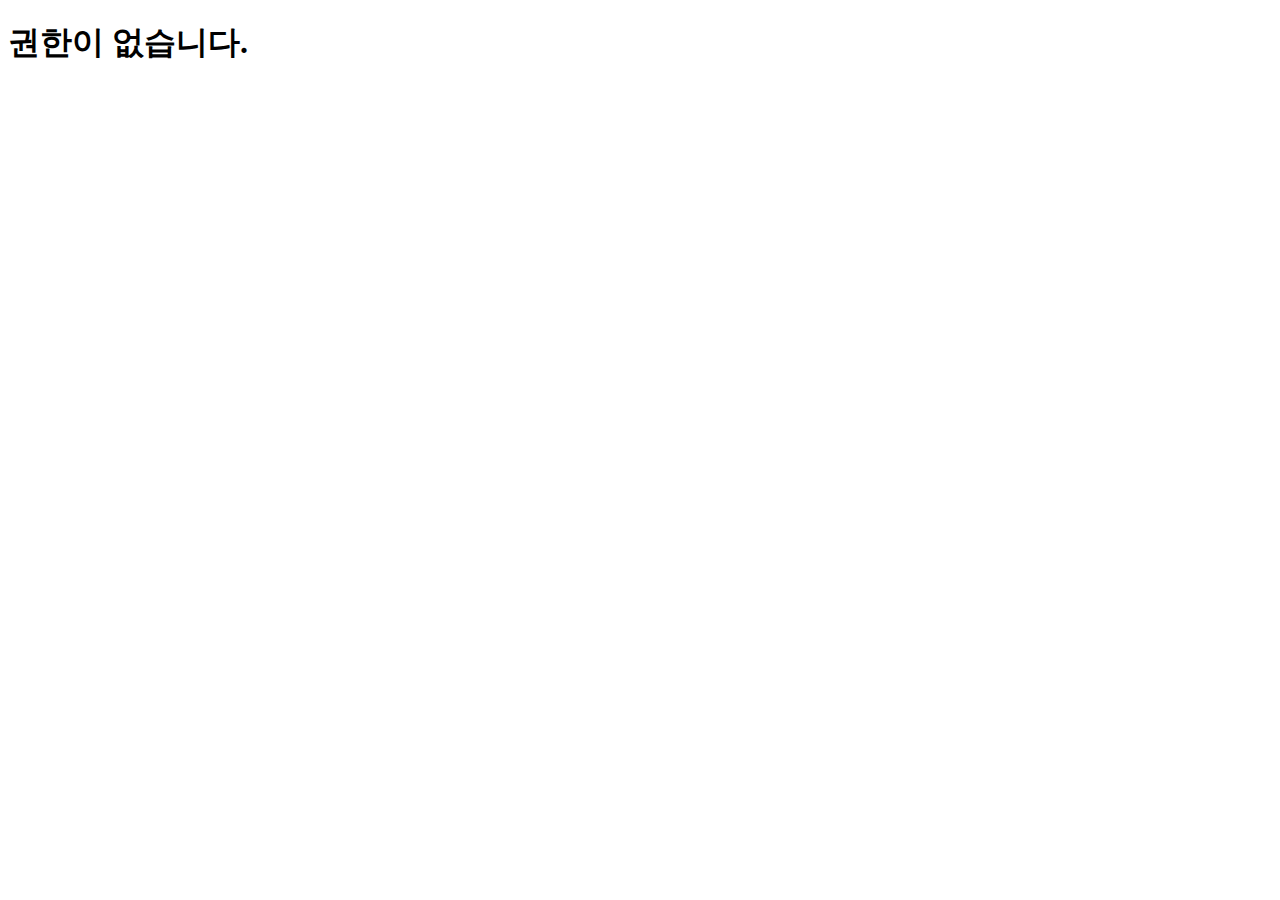
<file: member-service/src/main/resources/templates/forbidden.html>
<!DOCTYPE html>
<html lang="en">
<head>
    <meta charset="UTF-8">
    <title>forbidden</title>
</head>
<body>
<div class="row">
    <div class="col-md-6">
        <H1>권한이 없습니다.</H1>
    </div>
</div>
</body>
</html>
</file>
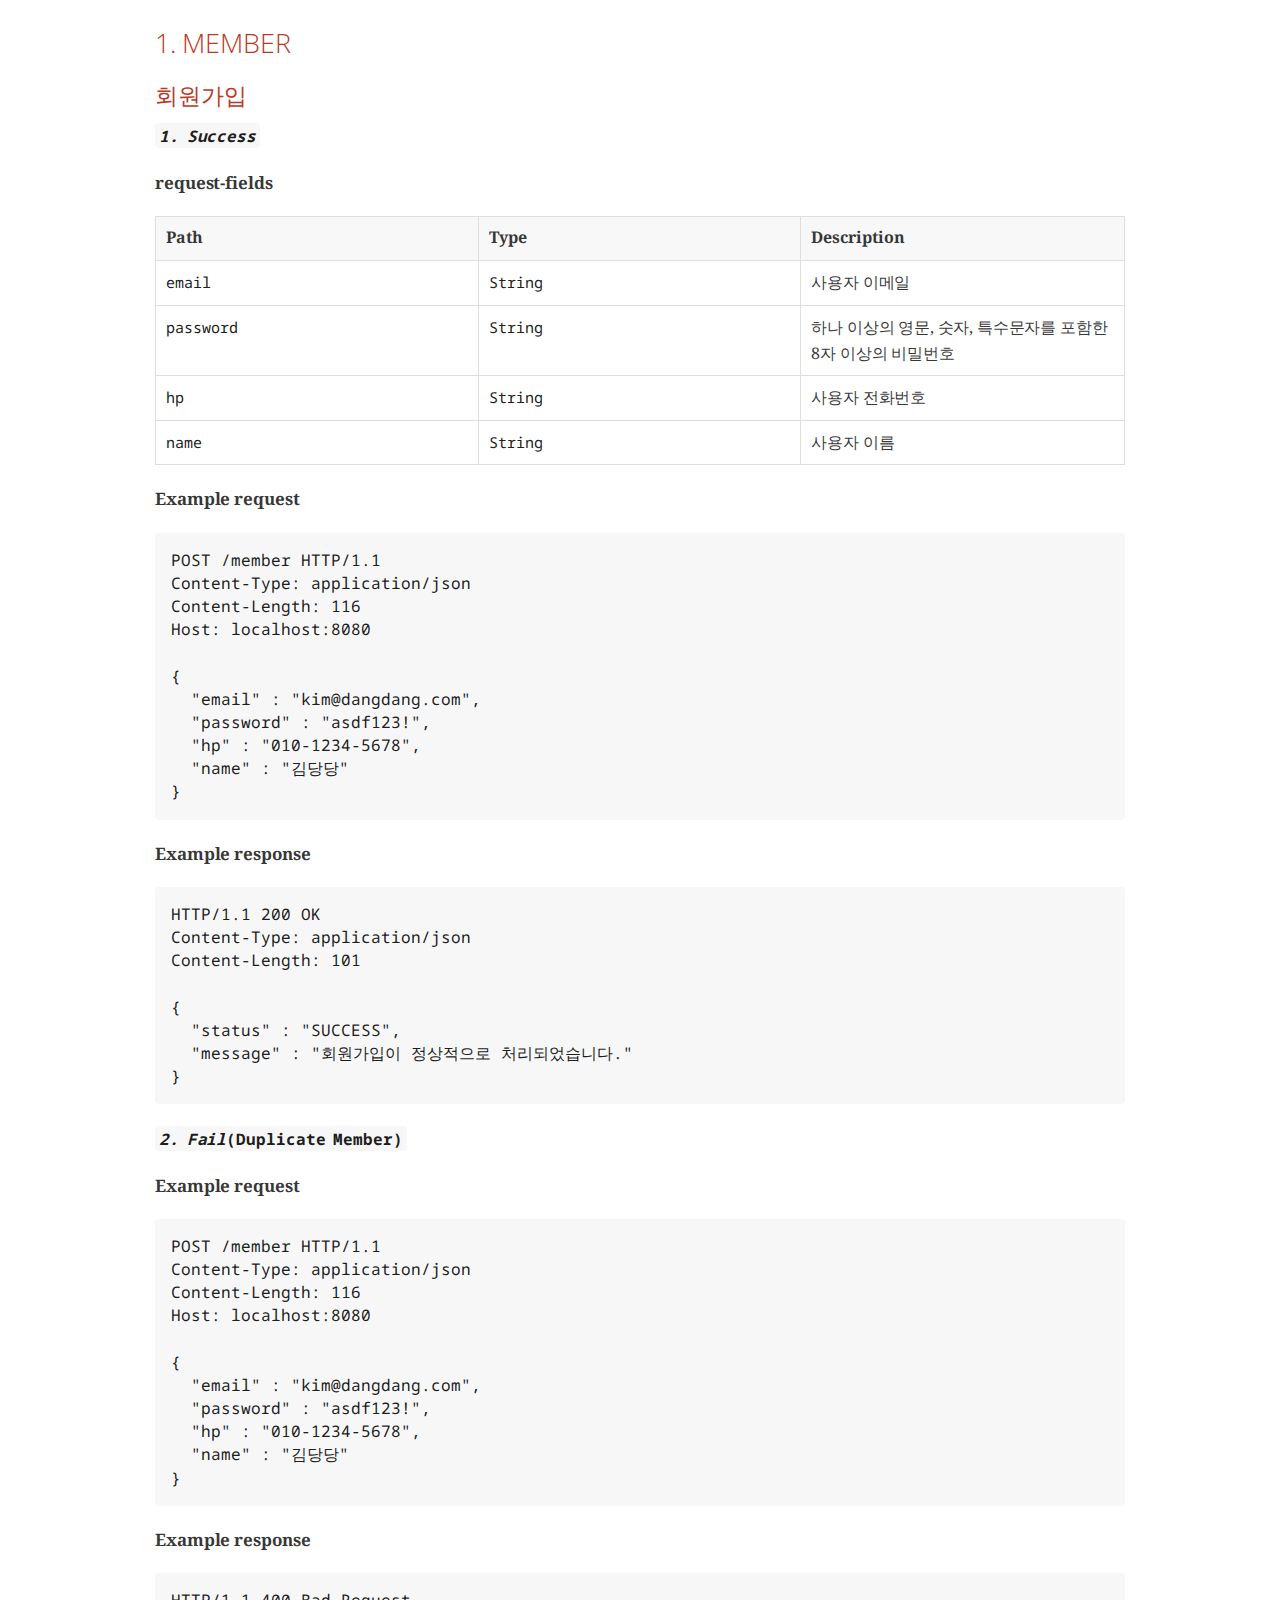
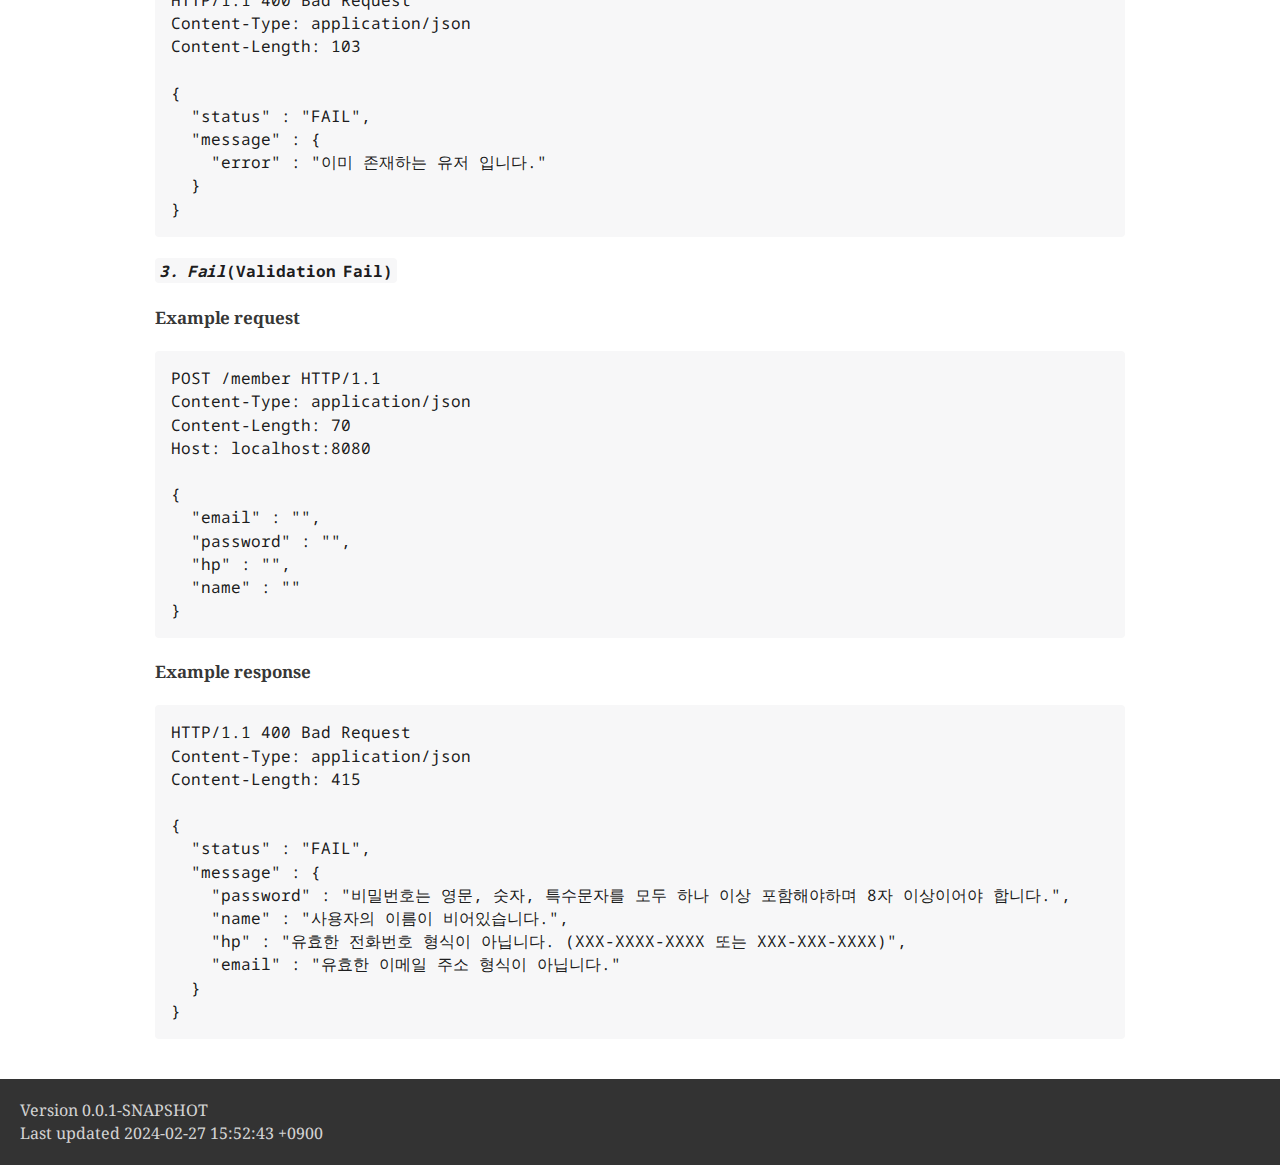
<file: src/main/resources/static/docs/api-guide.html>
<!DOCTYPE html>
<html lang="en">
<head>
<meta charset="UTF-8">
<meta http-equiv="X-UA-Compatible" content="IE=edge">
<meta name="viewport" content="width=device-width, initial-scale=1.0">
<meta name="generator" content="Asciidoctor 2.0.10">
<title>1. MEMBER</title>
<link rel="stylesheet" href="https://fonts.googleapis.com/css?family=Open+Sans:300,300italic,400,400italic,600,600italic%7CNoto+Serif:400,400italic,700,700italic%7CDroid+Sans+Mono:400,700">
<style>
/* Asciidoctor default stylesheet | MIT License | https://asciidoctor.org */
/* Uncomment @import statement to use as custom stylesheet */
/*@import "https://fonts.googleapis.com/css?family=Open+Sans:300,300italic,400,400italic,600,600italic%7CNoto+Serif:400,400italic,700,700italic%7CDroid+Sans+Mono:400,700";*/
article,aside,details,figcaption,figure,footer,header,hgroup,main,nav,section{display:block}
audio,video{display:inline-block}
audio:not([controls]){display:none;height:0}
html{font-family:sans-serif;-ms-text-size-adjust:100%;-webkit-text-size-adjust:100%}
a{background:none}
a:focus{outline:thin dotted}
a:active,a:hover{outline:0}
h1{font-size:2em;margin:.67em 0}
abbr[title]{border-bottom:1px dotted}
b,strong{font-weight:bold}
dfn{font-style:italic}
hr{-moz-box-sizing:content-box;box-sizing:content-box;height:0}
mark{background:#ff0;color:#000}
code,kbd,pre,samp{font-family:monospace;font-size:1em}
pre{white-space:pre-wrap}
q{quotes:"\201C" "\201D" "\2018" "\2019"}
small{font-size:80%}
sub,sup{font-size:75%;line-height:0;position:relative;vertical-align:baseline}
sup{top:-.5em}
sub{bottom:-.25em}
img{border:0}
svg:not(:root){overflow:hidden}
figure{margin:0}
fieldset{border:1px solid silver;margin:0 2px;padding:.35em .625em .75em}
legend{border:0;padding:0}
button,input,select,textarea{font-family:inherit;font-size:100%;margin:0}
button,input{line-height:normal}
button,select{text-transform:none}
button,html input[type="button"],input[type="reset"],input[type="submit"]{-webkit-appearance:button;cursor:pointer}
button[disabled],html input[disabled]{cursor:default}
input[type="checkbox"],input[type="radio"]{box-sizing:border-box;padding:0}
button::-moz-focus-inner,input::-moz-focus-inner{border:0;padding:0}
textarea{overflow:auto;vertical-align:top}
table{border-collapse:collapse;border-spacing:0}
*,*::before,*::after{-moz-box-sizing:border-box;-webkit-box-sizing:border-box;box-sizing:border-box}
html,body{font-size:100%}
body{background:#fff;color:rgba(0,0,0,.8);padding:0;margin:0;font-family:"Noto Serif","DejaVu Serif",serif;font-weight:400;font-style:normal;line-height:1;position:relative;cursor:auto;tab-size:4;-moz-osx-font-smoothing:grayscale;-webkit-font-smoothing:antialiased}
a:hover{cursor:pointer}
img,object,embed{max-width:100%;height:auto}
object,embed{height:100%}
img{-ms-interpolation-mode:bicubic}
.left{float:left!important}
.right{float:right!important}
.text-left{text-align:left!important}
.text-right{text-align:right!important}
.text-center{text-align:center!important}
.text-justify{text-align:justify!important}
.hide{display:none}
img,object,svg{display:inline-block;vertical-align:middle}
textarea{height:auto;min-height:50px}
select{width:100%}
.center{margin-left:auto;margin-right:auto}
.stretch{width:100%}
.subheader,.admonitionblock td.content>.title,.audioblock>.title,.exampleblock>.title,.imageblock>.title,.listingblock>.title,.literalblock>.title,.stemblock>.title,.openblock>.title,.paragraph>.title,.quoteblock>.title,table.tableblock>.title,.verseblock>.title,.videoblock>.title,.dlist>.title,.olist>.title,.ulist>.title,.qlist>.title,.hdlist>.title{line-height:1.45;color:#7a2518;font-weight:400;margin-top:0;margin-bottom:.25em}
div,dl,dt,dd,ul,ol,li,h1,h2,h3,#toctitle,.sidebarblock>.content>.title,h4,h5,h6,pre,form,p,blockquote,th,td{margin:0;padding:0;direction:ltr}
a{color:#2156a5;text-decoration:underline;line-height:inherit}
a:hover,a:focus{color:#1d4b8f}
a img{border:0}
p{font-family:inherit;font-weight:400;font-size:1em;line-height:1.6;margin-bottom:1.25em;text-rendering:optimizeLegibility}
p aside{font-size:.875em;line-height:1.35;font-style:italic}
h1,h2,h3,#toctitle,.sidebarblock>.content>.title,h4,h5,h6{font-family:"Open Sans","DejaVu Sans",sans-serif;font-weight:300;font-style:normal;color:#ba3925;text-rendering:optimizeLegibility;margin-top:1em;margin-bottom:.5em;line-height:1.0125em}
h1 small,h2 small,h3 small,#toctitle small,.sidebarblock>.content>.title small,h4 small,h5 small,h6 small{font-size:60%;color:#e99b8f;line-height:0}
h1{font-size:2.125em}
h2{font-size:1.6875em}
h3,#toctitle,.sidebarblock>.content>.title{font-size:1.375em}
h4,h5{font-size:1.125em}
h6{font-size:1em}
hr{border:solid #dddddf;border-width:1px 0 0;clear:both;margin:1.25em 0 1.1875em;height:0}
em,i{font-style:italic;line-height:inherit}
strong,b{font-weight:bold;line-height:inherit}
small{font-size:60%;line-height:inherit}
code{font-family:"Droid Sans Mono","DejaVu Sans Mono",monospace;font-weight:400;color:rgba(0,0,0,.9)}
ul,ol,dl{font-size:1em;line-height:1.6;margin-bottom:1.25em;list-style-position:outside;font-family:inherit}
ul,ol{margin-left:1.5em}
ul li ul,ul li ol{margin-left:1.25em;margin-bottom:0;font-size:1em}
ul.square li ul,ul.circle li ul,ul.disc li ul{list-style:inherit}
ul.square{list-style-type:square}
ul.circle{list-style-type:circle}
ul.disc{list-style-type:disc}
ol li ul,ol li ol{margin-left:1.25em;margin-bottom:0}
dl dt{margin-bottom:.3125em;font-weight:bold}
dl dd{margin-bottom:1.25em}
abbr,acronym{text-transform:uppercase;font-size:90%;color:rgba(0,0,0,.8);border-bottom:1px dotted #ddd;cursor:help}
abbr{text-transform:none}
blockquote{margin:0 0 1.25em;padding:.5625em 1.25em 0 1.1875em;border-left:1px solid #ddd}
blockquote cite{display:block;font-size:.9375em;color:rgba(0,0,0,.6)}
blockquote cite::before{content:"\2014 \0020"}
blockquote cite a,blockquote cite a:visited{color:rgba(0,0,0,.6)}
blockquote,blockquote p{line-height:1.6;color:rgba(0,0,0,.85)}
@media screen and (min-width:768px){h1,h2,h3,#toctitle,.sidebarblock>.content>.title,h4,h5,h6{line-height:1.2}
h1{font-size:2.75em}
h2{font-size:2.3125em}
h3,#toctitle,.sidebarblock>.content>.title{font-size:1.6875em}
h4{font-size:1.4375em}}
table{background:#fff;margin-bottom:1.25em;border:solid 1px #dedede}
table thead,table tfoot{background:#f7f8f7}
table thead tr th,table thead tr td,table tfoot tr th,table tfoot tr td{padding:.5em .625em .625em;font-size:inherit;color:rgba(0,0,0,.8);text-align:left}
table tr th,table tr td{padding:.5625em .625em;font-size:inherit;color:rgba(0,0,0,.8)}
table tr.even,table tr.alt{background:#f8f8f7}
table thead tr th,table tfoot tr th,table tbody tr td,table tr td,table tfoot tr td{display:table-cell;line-height:1.6}
h1,h2,h3,#toctitle,.sidebarblock>.content>.title,h4,h5,h6{line-height:1.2;word-spacing:-.05em}
h1 strong,h2 strong,h3 strong,#toctitle strong,.sidebarblock>.content>.title strong,h4 strong,h5 strong,h6 strong{font-weight:400}
.clearfix::before,.clearfix::after,.float-group::before,.float-group::after{content:" ";display:table}
.clearfix::after,.float-group::after{clear:both}
:not(pre):not([class^=L])>code{font-size:.9375em;font-style:normal!important;letter-spacing:0;padding:.1em .5ex;word-spacing:-.15em;background:#f7f7f8;-webkit-border-radius:4px;border-radius:4px;line-height:1.45;text-rendering:optimizeSpeed;word-wrap:break-word}
:not(pre)>code.nobreak{word-wrap:normal}
:not(pre)>code.nowrap{white-space:nowrap}
pre{color:rgba(0,0,0,.9);font-family:"Droid Sans Mono","DejaVu Sans Mono",monospace;line-height:1.45;text-rendering:optimizeSpeed}
pre code,pre pre{color:inherit;font-size:inherit;line-height:inherit}
pre>code{display:block}
pre.nowrap,pre.nowrap pre{white-space:pre;word-wrap:normal}
em em{font-style:normal}
strong strong{font-weight:400}
.keyseq{color:rgba(51,51,51,.8)}
kbd{font-family:"Droid Sans Mono","DejaVu Sans Mono",monospace;display:inline-block;color:rgba(0,0,0,.8);font-size:.65em;line-height:1.45;background:#f7f7f7;border:1px solid #ccc;-webkit-border-radius:3px;border-radius:3px;-webkit-box-shadow:0 1px 0 rgba(0,0,0,.2),0 0 0 .1em white inset;box-shadow:0 1px 0 rgba(0,0,0,.2),0 0 0 .1em #fff inset;margin:0 .15em;padding:.2em .5em;vertical-align:middle;position:relative;top:-.1em;white-space:nowrap}
.keyseq kbd:first-child{margin-left:0}
.keyseq kbd:last-child{margin-right:0}
.menuseq,.menuref{color:#000}
.menuseq b:not(.caret),.menuref{font-weight:inherit}
.menuseq{word-spacing:-.02em}
.menuseq b.caret{font-size:1.25em;line-height:.8}
.menuseq i.caret{font-weight:bold;text-align:center;width:.45em}
b.button::before,b.button::after{position:relative;top:-1px;font-weight:400}
b.button::before{content:"[";padding:0 3px 0 2px}
b.button::after{content:"]";padding:0 2px 0 3px}
p a>code:hover{color:rgba(0,0,0,.9)}
#header,#content,#footnotes,#footer{width:100%;margin-left:auto;margin-right:auto;margin-top:0;margin-bottom:0;max-width:62.5em;*zoom:1;position:relative;padding-left:.9375em;padding-right:.9375em}
#header::before,#header::after,#content::before,#content::after,#footnotes::before,#footnotes::after,#footer::before,#footer::after{content:" ";display:table}
#header::after,#content::after,#footnotes::after,#footer::after{clear:both}
#content{margin-top:1.25em}
#content::before{content:none}
#header>h1:first-child{color:rgba(0,0,0,.85);margin-top:2.25rem;margin-bottom:0}
#header>h1:first-child+#toc{margin-top:8px;border-top:1px solid #dddddf}
#header>h1:only-child,body.toc2 #header>h1:nth-last-child(2){border-bottom:1px solid #dddddf;padding-bottom:8px}
#header .details{border-bottom:1px solid #dddddf;line-height:1.45;padding-top:.25em;padding-bottom:.25em;padding-left:.25em;color:rgba(0,0,0,.6);display:-ms-flexbox;display:-webkit-flex;display:flex;-ms-flex-flow:row wrap;-webkit-flex-flow:row wrap;flex-flow:row wrap}
#header .details span:first-child{margin-left:-.125em}
#header .details span.email a{color:rgba(0,0,0,.85)}
#header .details br{display:none}
#header .details br+span::before{content:"\00a0\2013\00a0"}
#header .details br+span.author::before{content:"\00a0\22c5\00a0";color:rgba(0,0,0,.85)}
#header .details br+span#revremark::before{content:"\00a0|\00a0"}
#header #revnumber{text-transform:capitalize}
#header #revnumber::after{content:"\00a0"}
#content>h1:first-child:not([class]){color:rgba(0,0,0,.85);border-bottom:1px solid #dddddf;padding-bottom:8px;margin-top:0;padding-top:1rem;margin-bottom:1.25rem}
#toc{border-bottom:1px solid #e7e7e9;padding-bottom:.5em}
#toc>ul{margin-left:.125em}
#toc ul.sectlevel0>li>a{font-style:italic}
#toc ul.sectlevel0 ul.sectlevel1{margin:.5em 0}
#toc ul{font-family:"Open Sans","DejaVu Sans",sans-serif;list-style-type:none}
#toc li{line-height:1.3334;margin-top:.3334em}
#toc a{text-decoration:none}
#toc a:active{text-decoration:underline}
#toctitle{color:#7a2518;font-size:1.2em}
@media screen and (min-width:768px){#toctitle{font-size:1.375em}
body.toc2{padding-left:15em;padding-right:0}
#toc.toc2{margin-top:0!important;background:#f8f8f7;position:fixed;width:15em;left:0;top:0;border-right:1px solid #e7e7e9;border-top-width:0!important;border-bottom-width:0!important;z-index:1000;padding:1.25em 1em;height:100%;overflow:auto}
#toc.toc2 #toctitle{margin-top:0;margin-bottom:.8rem;font-size:1.2em}
#toc.toc2>ul{font-size:.9em;margin-bottom:0}
#toc.toc2 ul ul{margin-left:0;padding-left:1em}
#toc.toc2 ul.sectlevel0 ul.sectlevel1{padding-left:0;margin-top:.5em;margin-bottom:.5em}
body.toc2.toc-right{padding-left:0;padding-right:15em}
body.toc2.toc-right #toc.toc2{border-right-width:0;border-left:1px solid #e7e7e9;left:auto;right:0}}
@media screen and (min-width:1280px){body.toc2{padding-left:20em;padding-right:0}
#toc.toc2{width:20em}
#toc.toc2 #toctitle{font-size:1.375em}
#toc.toc2>ul{font-size:.95em}
#toc.toc2 ul ul{padding-left:1.25em}
body.toc2.toc-right{padding-left:0;padding-right:20em}}
#content #toc{border-style:solid;border-width:1px;border-color:#e0e0dc;margin-bottom:1.25em;padding:1.25em;background:#f8f8f7;-webkit-border-radius:4px;border-radius:4px}
#content #toc>:first-child{margin-top:0}
#content #toc>:last-child{margin-bottom:0}
#footer{max-width:100%;background:rgba(0,0,0,.8);padding:1.25em}
#footer-text{color:rgba(255,255,255,.8);line-height:1.44}
#content{margin-bottom:.625em}
.sect1{padding-bottom:.625em}
@media screen and (min-width:768px){#content{margin-bottom:1.25em}
.sect1{padding-bottom:1.25em}}
.sect1:last-child{padding-bottom:0}
.sect1+.sect1{border-top:1px solid #e7e7e9}
#content h1>a.anchor,h2>a.anchor,h3>a.anchor,#toctitle>a.anchor,.sidebarblock>.content>.title>a.anchor,h4>a.anchor,h5>a.anchor,h6>a.anchor{position:absolute;z-index:1001;width:1.5ex;margin-left:-1.5ex;display:block;text-decoration:none!important;visibility:hidden;text-align:center;font-weight:400}
#content h1>a.anchor::before,h2>a.anchor::before,h3>a.anchor::before,#toctitle>a.anchor::before,.sidebarblock>.content>.title>a.anchor::before,h4>a.anchor::before,h5>a.anchor::before,h6>a.anchor::before{content:"\00A7";font-size:.85em;display:block;padding-top:.1em}
#content h1:hover>a.anchor,#content h1>a.anchor:hover,h2:hover>a.anchor,h2>a.anchor:hover,h3:hover>a.anchor,#toctitle:hover>a.anchor,.sidebarblock>.content>.title:hover>a.anchor,h3>a.anchor:hover,#toctitle>a.anchor:hover,.sidebarblock>.content>.title>a.anchor:hover,h4:hover>a.anchor,h4>a.anchor:hover,h5:hover>a.anchor,h5>a.anchor:hover,h6:hover>a.anchor,h6>a.anchor:hover{visibility:visible}
#content h1>a.link,h2>a.link,h3>a.link,#toctitle>a.link,.sidebarblock>.content>.title>a.link,h4>a.link,h5>a.link,h6>a.link{color:#ba3925;text-decoration:none}
#content h1>a.link:hover,h2>a.link:hover,h3>a.link:hover,#toctitle>a.link:hover,.sidebarblock>.content>.title>a.link:hover,h4>a.link:hover,h5>a.link:hover,h6>a.link:hover{color:#a53221}
details,.audioblock,.imageblock,.literalblock,.listingblock,.stemblock,.videoblock{margin-bottom:1.25em}
details>summary:first-of-type{cursor:pointer;display:list-item;outline:none;margin-bottom:.75em}
.admonitionblock td.content>.title,.audioblock>.title,.exampleblock>.title,.imageblock>.title,.listingblock>.title,.literalblock>.title,.stemblock>.title,.openblock>.title,.paragraph>.title,.quoteblock>.title,table.tableblock>.title,.verseblock>.title,.videoblock>.title,.dlist>.title,.olist>.title,.ulist>.title,.qlist>.title,.hdlist>.title{text-rendering:optimizeLegibility;text-align:left;font-family:"Noto Serif","DejaVu Serif",serif;font-size:1rem;font-style:italic}
table.tableblock.fit-content>caption.title{white-space:nowrap;width:0}
.paragraph.lead>p,#preamble>.sectionbody>[class="paragraph"]:first-of-type p{font-size:1.21875em;line-height:1.6;color:rgba(0,0,0,.85)}
table.tableblock #preamble>.sectionbody>[class="paragraph"]:first-of-type p{font-size:inherit}
.admonitionblock>table{border-collapse:separate;border:0;background:none;width:100%}
.admonitionblock>table td.icon{text-align:center;width:80px}
.admonitionblock>table td.icon img{max-width:none}
.admonitionblock>table td.icon .title{font-weight:bold;font-family:"Open Sans","DejaVu Sans",sans-serif;text-transform:uppercase}
.admonitionblock>table td.content{padding-left:1.125em;padding-right:1.25em;border-left:1px solid #dddddf;color:rgba(0,0,0,.6)}
.admonitionblock>table td.content>:last-child>:last-child{margin-bottom:0}
.exampleblock>.content{border-style:solid;border-width:1px;border-color:#e6e6e6;margin-bottom:1.25em;padding:1.25em;background:#fff;-webkit-border-radius:4px;border-radius:4px}
.exampleblock>.content>:first-child{margin-top:0}
.exampleblock>.content>:last-child{margin-bottom:0}
.sidebarblock{border-style:solid;border-width:1px;border-color:#dbdbd6;margin-bottom:1.25em;padding:1.25em;background:#f3f3f2;-webkit-border-radius:4px;border-radius:4px}
.sidebarblock>:first-child{margin-top:0}
.sidebarblock>:last-child{margin-bottom:0}
.sidebarblock>.content>.title{color:#7a2518;margin-top:0;text-align:center}
.exampleblock>.content>:last-child>:last-child,.exampleblock>.content .olist>ol>li:last-child>:last-child,.exampleblock>.content .ulist>ul>li:last-child>:last-child,.exampleblock>.content .qlist>ol>li:last-child>:last-child,.sidebarblock>.content>:last-child>:last-child,.sidebarblock>.content .olist>ol>li:last-child>:last-child,.sidebarblock>.content .ulist>ul>li:last-child>:last-child,.sidebarblock>.content .qlist>ol>li:last-child>:last-child{margin-bottom:0}
.literalblock pre,.listingblock>.content>pre{-webkit-border-radius:4px;border-radius:4px;word-wrap:break-word;overflow-x:auto;padding:1em;font-size:.8125em}
@media screen and (min-width:768px){.literalblock pre,.listingblock>.content>pre{font-size:.90625em}}
@media screen and (min-width:1280px){.literalblock pre,.listingblock>.content>pre{font-size:1em}}
.literalblock pre,.listingblock>.content>pre:not(.highlight),.listingblock>.content>pre[class="highlight"],.listingblock>.content>pre[class^="highlight "]{background:#f7f7f8}
.literalblock.output pre{color:#f7f7f8;background:rgba(0,0,0,.9)}
.listingblock>.content{position:relative}
.listingblock code[data-lang]::before{display:none;content:attr(data-lang);position:absolute;font-size:.75em;top:.425rem;right:.5rem;line-height:1;text-transform:uppercase;color:inherit;opacity:.5}
.listingblock:hover code[data-lang]::before{display:block}
.listingblock.terminal pre .command::before{content:attr(data-prompt);padding-right:.5em;color:inherit;opacity:.5}
.listingblock.terminal pre .command:not([data-prompt])::before{content:"$"}
.listingblock pre.highlightjs{padding:0}
.listingblock pre.highlightjs>code{padding:1em;-webkit-border-radius:4px;border-radius:4px}
.listingblock pre.prettyprint{border-width:0}
.prettyprint{background:#f7f7f8}
pre.prettyprint .linenums{line-height:1.45;margin-left:2em}
pre.prettyprint li{background:none;list-style-type:inherit;padding-left:0}
pre.prettyprint li code[data-lang]::before{opacity:1}
pre.prettyprint li:not(:first-child) code[data-lang]::before{display:none}
table.linenotable{border-collapse:separate;border:0;margin-bottom:0;background:none}
table.linenotable td[class]{color:inherit;vertical-align:top;padding:0;line-height:inherit;white-space:normal}
table.linenotable td.code{padding-left:.75em}
table.linenotable td.linenos{border-right:1px solid currentColor;opacity:.35;padding-right:.5em}
pre.pygments .lineno{border-right:1px solid currentColor;opacity:.35;display:inline-block;margin-right:.75em}
pre.pygments .lineno::before{content:"";margin-right:-.125em}
.quoteblock{margin:0 1em 1.25em 1.5em;display:table}
.quoteblock:not(.excerpt)>.title{margin-left:-1.5em;margin-bottom:.75em}
.quoteblock blockquote,.quoteblock p{color:rgba(0,0,0,.85);font-size:1.15rem;line-height:1.75;word-spacing:.1em;letter-spacing:0;font-style:italic;text-align:justify}
.quoteblock blockquote{margin:0;padding:0;border:0}
.quoteblock blockquote::before{content:"\201c";float:left;font-size:2.75em;font-weight:bold;line-height:.6em;margin-left:-.6em;color:#7a2518;text-shadow:0 1px 2px rgba(0,0,0,.1)}
.quoteblock blockquote>.paragraph:last-child p{margin-bottom:0}
.quoteblock .attribution{margin-top:.75em;margin-right:.5ex;text-align:right}
.verseblock{margin:0 1em 1.25em}
.verseblock pre{font-family:"Open Sans","DejaVu Sans",sans;font-size:1.15rem;color:rgba(0,0,0,.85);font-weight:300;text-rendering:optimizeLegibility}
.verseblock pre strong{font-weight:400}
.verseblock .attribution{margin-top:1.25rem;margin-left:.5ex}
.quoteblock .attribution,.verseblock .attribution{font-size:.9375em;line-height:1.45;font-style:italic}
.quoteblock .attribution br,.verseblock .attribution br{display:none}
.quoteblock .attribution cite,.verseblock .attribution cite{display:block;letter-spacing:-.025em;color:rgba(0,0,0,.6)}
.quoteblock.abstract blockquote::before,.quoteblock.excerpt blockquote::before,.quoteblock .quoteblock blockquote::before{display:none}
.quoteblock.abstract blockquote,.quoteblock.abstract p,.quoteblock.excerpt blockquote,.quoteblock.excerpt p,.quoteblock .quoteblock blockquote,.quoteblock .quoteblock p{line-height:1.6;word-spacing:0}
.quoteblock.abstract{margin:0 1em 1.25em;display:block}
.quoteblock.abstract>.title{margin:0 0 .375em;font-size:1.15em;text-align:center}
.quoteblock.excerpt>blockquote,.quoteblock .quoteblock{padding:0 0 .25em 1em;border-left:.25em solid #dddddf}
.quoteblock.excerpt,.quoteblock .quoteblock{margin-left:0}
.quoteblock.excerpt blockquote,.quoteblock.excerpt p,.quoteblock .quoteblock blockquote,.quoteblock .quoteblock p{color:inherit;font-size:1.0625rem}
.quoteblock.excerpt .attribution,.quoteblock .quoteblock .attribution{color:inherit;text-align:left;margin-right:0}
table.tableblock{max-width:100%;border-collapse:separate}
p.tableblock:last-child{margin-bottom:0}
td.tableblock>.content>:last-child{margin-bottom:-1.25em}
td.tableblock>.content>:last-child.sidebarblock{margin-bottom:0}
table.tableblock,th.tableblock,td.tableblock{border:0 solid #dedede}
table.grid-all>thead>tr>.tableblock,table.grid-all>tbody>tr>.tableblock{border-width:0 1px 1px 0}
table.grid-all>tfoot>tr>.tableblock{border-width:1px 1px 0 0}
table.grid-cols>*>tr>.tableblock{border-width:0 1px 0 0}
table.grid-rows>thead>tr>.tableblock,table.grid-rows>tbody>tr>.tableblock{border-width:0 0 1px}
table.grid-rows>tfoot>tr>.tableblock{border-width:1px 0 0}
table.grid-all>*>tr>.tableblock:last-child,table.grid-cols>*>tr>.tableblock:last-child{border-right-width:0}
table.grid-all>tbody>tr:last-child>.tableblock,table.grid-all>thead:last-child>tr>.tableblock,table.grid-rows>tbody>tr:last-child>.tableblock,table.grid-rows>thead:last-child>tr>.tableblock{border-bottom-width:0}
table.frame-all{border-width:1px}
table.frame-sides{border-width:0 1px}
table.frame-topbot,table.frame-ends{border-width:1px 0}
table.stripes-all tr,table.stripes-odd tr:nth-of-type(odd),table.stripes-even tr:nth-of-type(even),table.stripes-hover tr:hover{background:#f8f8f7}
th.halign-left,td.halign-left{text-align:left}
th.halign-right,td.halign-right{text-align:right}
th.halign-center,td.halign-center{text-align:center}
th.valign-top,td.valign-top{vertical-align:top}
th.valign-bottom,td.valign-bottom{vertical-align:bottom}
th.valign-middle,td.valign-middle{vertical-align:middle}
table thead th,table tfoot th{font-weight:bold}
tbody tr th{display:table-cell;line-height:1.6;background:#f7f8f7}
tbody tr th,tbody tr th p,tfoot tr th,tfoot tr th p{color:rgba(0,0,0,.8);font-weight:bold}
p.tableblock>code:only-child{background:none;padding:0}
p.tableblock{font-size:1em}
ol{margin-left:1.75em}
ul li ol{margin-left:1.5em}
dl dd{margin-left:1.125em}
dl dd:last-child,dl dd:last-child>:last-child{margin-bottom:0}
ol>li p,ul>li p,ul dd,ol dd,.olist .olist,.ulist .ulist,.ulist .olist,.olist .ulist{margin-bottom:.625em}
ul.checklist,ul.none,ol.none,ul.no-bullet,ol.no-bullet,ol.unnumbered,ul.unstyled,ol.unstyled{list-style-type:none}
ul.no-bullet,ol.no-bullet,ol.unnumbered{margin-left:.625em}
ul.unstyled,ol.unstyled{margin-left:0}
ul.checklist{margin-left:.625em}
ul.checklist li>p:first-child>.fa-square-o:first-child,ul.checklist li>p:first-child>.fa-check-square-o:first-child{width:1.25em;font-size:.8em;position:relative;bottom:.125em}
ul.checklist li>p:first-child>input[type="checkbox"]:first-child{margin-right:.25em}
ul.inline{display:-ms-flexbox;display:-webkit-box;display:flex;-ms-flex-flow:row wrap;-webkit-flex-flow:row wrap;flex-flow:row wrap;list-style:none;margin:0 0 .625em -1.25em}
ul.inline>li{margin-left:1.25em}
.unstyled dl dt{font-weight:400;font-style:normal}
ol.arabic{list-style-type:decimal}
ol.decimal{list-style-type:decimal-leading-zero}
ol.loweralpha{list-style-type:lower-alpha}
ol.upperalpha{list-style-type:upper-alpha}
ol.lowerroman{list-style-type:lower-roman}
ol.upperroman{list-style-type:upper-roman}
ol.lowergreek{list-style-type:lower-greek}
.hdlist>table,.colist>table{border:0;background:none}
.hdlist>table>tbody>tr,.colist>table>tbody>tr{background:none}
td.hdlist1,td.hdlist2{vertical-align:top;padding:0 .625em}
td.hdlist1{font-weight:bold;padding-bottom:1.25em}
.literalblock+.colist,.listingblock+.colist{margin-top:-.5em}
.colist td:not([class]):first-child{padding:.4em .75em 0;line-height:1;vertical-align:top}
.colist td:not([class]):first-child img{max-width:none}
.colist td:not([class]):last-child{padding:.25em 0}
.thumb,.th{line-height:0;display:inline-block;border:solid 4px #fff;-webkit-box-shadow:0 0 0 1px #ddd;box-shadow:0 0 0 1px #ddd}
.imageblock.left{margin:.25em .625em 1.25em 0}
.imageblock.right{margin:.25em 0 1.25em .625em}
.imageblock>.title{margin-bottom:0}
.imageblock.thumb,.imageblock.th{border-width:6px}
.imageblock.thumb>.title,.imageblock.th>.title{padding:0 .125em}
.image.left,.image.right{margin-top:.25em;margin-bottom:.25em;display:inline-block;line-height:0}
.image.left{margin-right:.625em}
.image.right{margin-left:.625em}
a.image{text-decoration:none;display:inline-block}
a.image object{pointer-events:none}
sup.footnote,sup.footnoteref{font-size:.875em;position:static;vertical-align:super}
sup.footnote a,sup.footnoteref a{text-decoration:none}
sup.footnote a:active,sup.footnoteref a:active{text-decoration:underline}
#footnotes{padding-top:.75em;padding-bottom:.75em;margin-bottom:.625em}
#footnotes hr{width:20%;min-width:6.25em;margin:-.25em 0 .75em;border-width:1px 0 0}
#footnotes .footnote{padding:0 .375em 0 .225em;line-height:1.3334;font-size:.875em;margin-left:1.2em;margin-bottom:.2em}
#footnotes .footnote a:first-of-type{font-weight:bold;text-decoration:none;margin-left:-1.05em}
#footnotes .footnote:last-of-type{margin-bottom:0}
#content #footnotes{margin-top:-.625em;margin-bottom:0;padding:.75em 0}
.gist .file-data>table{border:0;background:#fff;width:100%;margin-bottom:0}
.gist .file-data>table td.line-data{width:99%}
div.unbreakable{page-break-inside:avoid}
.big{font-size:larger}
.small{font-size:smaller}
.underline{text-decoration:underline}
.overline{text-decoration:overline}
.line-through{text-decoration:line-through}
.aqua{color:#00bfbf}
.aqua-background{background:#00fafa}
.black{color:#000}
.black-background{background:#000}
.blue{color:#0000bf}
.blue-background{background:#0000fa}
.fuchsia{color:#bf00bf}
.fuchsia-background{background:#fa00fa}
.gray{color:#606060}
.gray-background{background:#7d7d7d}
.green{color:#006000}
.green-background{background:#007d00}
.lime{color:#00bf00}
.lime-background{background:#00fa00}
.maroon{color:#600000}
.maroon-background{background:#7d0000}
.navy{color:#000060}
.navy-background{background:#00007d}
.olive{color:#606000}
.olive-background{background:#7d7d00}
.purple{color:#600060}
.purple-background{background:#7d007d}
.red{color:#bf0000}
.red-background{background:#fa0000}
.silver{color:#909090}
.silver-background{background:#bcbcbc}
.teal{color:#006060}
.teal-background{background:#007d7d}
.white{color:#bfbfbf}
.white-background{background:#fafafa}
.yellow{color:#bfbf00}
.yellow-background{background:#fafa00}
span.icon>.fa{cursor:default}
a span.icon>.fa{cursor:inherit}
.admonitionblock td.icon [class^="fa icon-"]{font-size:2.5em;text-shadow:1px 1px 2px rgba(0,0,0,.5);cursor:default}
.admonitionblock td.icon .icon-note::before{content:"\f05a";color:#19407c}
.admonitionblock td.icon .icon-tip::before{content:"\f0eb";text-shadow:1px 1px 2px rgba(155,155,0,.8);color:#111}
.admonitionblock td.icon .icon-warning::before{content:"\f071";color:#bf6900}
.admonitionblock td.icon .icon-caution::before{content:"\f06d";color:#bf3400}
.admonitionblock td.icon .icon-important::before{content:"\f06a";color:#bf0000}
.conum[data-value]{display:inline-block;color:#fff!important;background:rgba(0,0,0,.8);-webkit-border-radius:100px;border-radius:100px;text-align:center;font-size:.75em;width:1.67em;height:1.67em;line-height:1.67em;font-family:"Open Sans","DejaVu Sans",sans-serif;font-style:normal;font-weight:bold}
.conum[data-value] *{color:#fff!important}
.conum[data-value]+b{display:none}
.conum[data-value]::after{content:attr(data-value)}
pre .conum[data-value]{position:relative;top:-.125em}
b.conum *{color:inherit!important}
.conum:not([data-value]):empty{display:none}
dt,th.tableblock,td.content,div.footnote{text-rendering:optimizeLegibility}
h1,h2,p,td.content,span.alt{letter-spacing:-.01em}
p strong,td.content strong,div.footnote strong{letter-spacing:-.005em}
p,blockquote,dt,td.content,span.alt{font-size:1.0625rem}
p{margin-bottom:1.25rem}
.sidebarblock p,.sidebarblock dt,.sidebarblock td.content,p.tableblock{font-size:1em}
.exampleblock>.content{background:#fffef7;border-color:#e0e0dc;-webkit-box-shadow:0 1px 4px #e0e0dc;box-shadow:0 1px 4px #e0e0dc}
.print-only{display:none!important}
@page{margin:1.25cm .75cm}
@media print{*{-webkit-box-shadow:none!important;box-shadow:none!important;text-shadow:none!important}
html{font-size:80%}
a{color:inherit!important;text-decoration:underline!important}
a.bare,a[href^="#"],a[href^="mailto:"]{text-decoration:none!important}
a[href^="http:"]:not(.bare)::after,a[href^="https:"]:not(.bare)::after{content:"(" attr(href) ")";display:inline-block;font-size:.875em;padding-left:.25em}
abbr[title]::after{content:" (" attr(title) ")"}
pre,blockquote,tr,img,object,svg{page-break-inside:avoid}
thead{display:table-header-group}
svg{max-width:100%}
p,blockquote,dt,td.content{font-size:1em;orphans:3;widows:3}
h2,h3,#toctitle,.sidebarblock>.content>.title{page-break-after:avoid}
#toc,.sidebarblock,.exampleblock>.content{background:none!important}
#toc{border-bottom:1px solid #dddddf!important;padding-bottom:0!important}
body.book #header{text-align:center}
body.book #header>h1:first-child{border:0!important;margin:2.5em 0 1em}
body.book #header .details{border:0!important;display:block;padding:0!important}
body.book #header .details span:first-child{margin-left:0!important}
body.book #header .details br{display:block}
body.book #header .details br+span::before{content:none!important}
body.book #toc{border:0!important;text-align:left!important;padding:0!important;margin:0!important}
body.book #toc,body.book #preamble,body.book h1.sect0,body.book .sect1>h2{page-break-before:always}
.listingblock code[data-lang]::before{display:block}
#footer{padding:0 .9375em}
.hide-on-print{display:none!important}
.print-only{display:block!important}
.hide-for-print{display:none!important}
.show-for-print{display:inherit!important}}
@media print,amzn-kf8{#header>h1:first-child{margin-top:1.25rem}
.sect1{padding:0!important}
.sect1+.sect1{border:0}
#footer{background:none}
#footer-text{color:rgba(0,0,0,.6);font-size:.9em}}
@media amzn-kf8{#header,#content,#footnotes,#footer{padding:0}}
</style>
</head>
<body class="article">
<div id="header">
</div>
<div id="content">
<div class="sect2">
<h3 id="_1_member">1. MEMBER</h3>
<div class="sect3">
<h4 id="_회원가입">회원가입</h4>
<div class="paragraph">
<p><code><strong><em>1. Success</em></strong></code></p>
</div>
<div class="paragraph">
<p><strong>request-fields</strong></p>
</div>
<table class="tableblock frame-all grid-all stretch">
<colgroup>
<col style="width: 33.3333%;">
<col style="width: 33.3333%;">
<col style="width: 33.3334%;">
</colgroup>
<thead>
<tr>
<th class="tableblock halign-left valign-top">Path</th>
<th class="tableblock halign-left valign-top">Type</th>
<th class="tableblock halign-left valign-top">Description</th>
</tr>
</thead>
<tbody>
<tr>
<td class="tableblock halign-left valign-top"><p class="tableblock"><code>email</code></p></td>
<td class="tableblock halign-left valign-top"><p class="tableblock"><code>String</code></p></td>
<td class="tableblock halign-left valign-top"><p class="tableblock">사용자 이메일</p></td>
</tr>
<tr>
<td class="tableblock halign-left valign-top"><p class="tableblock"><code>password</code></p></td>
<td class="tableblock halign-left valign-top"><p class="tableblock"><code>String</code></p></td>
<td class="tableblock halign-left valign-top"><p class="tableblock">하나 이상의 영문, 숫자, 특수문자를 포함한 8자 이상의 비밀번호</p></td>
</tr>
<tr>
<td class="tableblock halign-left valign-top"><p class="tableblock"><code>hp</code></p></td>
<td class="tableblock halign-left valign-top"><p class="tableblock"><code>String</code></p></td>
<td class="tableblock halign-left valign-top"><p class="tableblock">사용자 전화번호</p></td>
</tr>
<tr>
<td class="tableblock halign-left valign-top"><p class="tableblock"><code>name</code></p></td>
<td class="tableblock halign-left valign-top"><p class="tableblock"><code>String</code></p></td>
<td class="tableblock halign-left valign-top"><p class="tableblock">사용자 이름</p></td>
</tr>
</tbody>
</table>
<div class="paragraph">
<p><strong>Example request</strong></p>
</div>
<div class="listingblock">
<div class="content">
<pre class="highlight nowrap"><code class="language-http" data-lang="http">POST /member HTTP/1.1
Content-Type: application/json
Content-Length: 116
Host: localhost:8080

{
  "email" : "kim@dangdang.com",
  "password" : "asdf123!",
  "hp" : "010-1234-5678",
  "name" : "김당당"
}</code></pre>
</div>
</div>
<div class="paragraph">
<p><strong>Example response</strong></p>
</div>
<div class="listingblock">
<div class="content">
<pre class="highlight nowrap"><code class="language-http" data-lang="http">HTTP/1.1 200 OK
Content-Type: application/json
Content-Length: 101

{
  "status" : "SUCCESS",
  "message" : "회원가입이 정상적으로 처리되었습니다."
}</code></pre>
</div>
</div>
<div class="paragraph">
<p><code><strong><em>2. Fail</em>(Duplicate Member)</strong></code></p>
</div>
<div class="paragraph">
<p><strong>Example request</strong></p>
</div>
<div class="listingblock">
<div class="content">
<pre class="highlight nowrap"><code class="language-http" data-lang="http">POST /member HTTP/1.1
Content-Type: application/json
Content-Length: 116
Host: localhost:8080

{
  "email" : "kim@dangdang.com",
  "password" : "asdf123!",
  "hp" : "010-1234-5678",
  "name" : "김당당"
}</code></pre>
</div>
</div>
<div class="paragraph">
<p><strong>Example response</strong></p>
</div>
<div class="listingblock">
<div class="content">
<pre class="highlight nowrap"><code class="language-http" data-lang="http">HTTP/1.1 400 Bad Request
Content-Type: application/json
Content-Length: 103

{
  "status" : "FAIL",
  "message" : {
    "error" : "이미 존재하는 유저 입니다."
  }
}</code></pre>
</div>
</div>
<div class="paragraph">
<p><code><strong><em>3. Fail</em>(Validation Fail)</strong></code></p>
</div>
<div class="paragraph">
<p><strong>Example request</strong></p>
</div>
<div class="listingblock">
<div class="content">
<pre class="highlight nowrap"><code class="language-http" data-lang="http">POST /member HTTP/1.1
Content-Type: application/json
Content-Length: 70
Host: localhost:8080

{
  "email" : "",
  "password" : "",
  "hp" : "",
  "name" : ""
}</code></pre>
</div>
</div>
<div class="paragraph">
<p><strong>Example response</strong></p>
</div>
<div class="listingblock">
<div class="content">
<pre class="highlight nowrap"><code class="language-http" data-lang="http">HTTP/1.1 400 Bad Request
Content-Type: application/json
Content-Length: 415

{
  "status" : "FAIL",
  "message" : {
    "password" : "비밀번호는 영문, 숫자, 특수문자를 모두 하나 이상 포함해야하며 8자 이상이어야 합니다.",
    "name" : "사용자의 이름이 비어있습니다.",
    "hp" : "유효한 전화번호 형식이 아닙니다. (XXX-XXXX-XXXX 또는 XXX-XXX-XXXX)",
    "email" : "유효한 이메일 주소 형식이 아닙니다."
  }
}</code></pre>
</div>
</div>
</div>
</div>
</div>
<div id="footer">
<div id="footer-text">
Version 0.0.1-SNAPSHOT<br>
Last updated 2024-02-27 15:52:43 +0900
</div>
</div>
</body>
</html>
</file>
